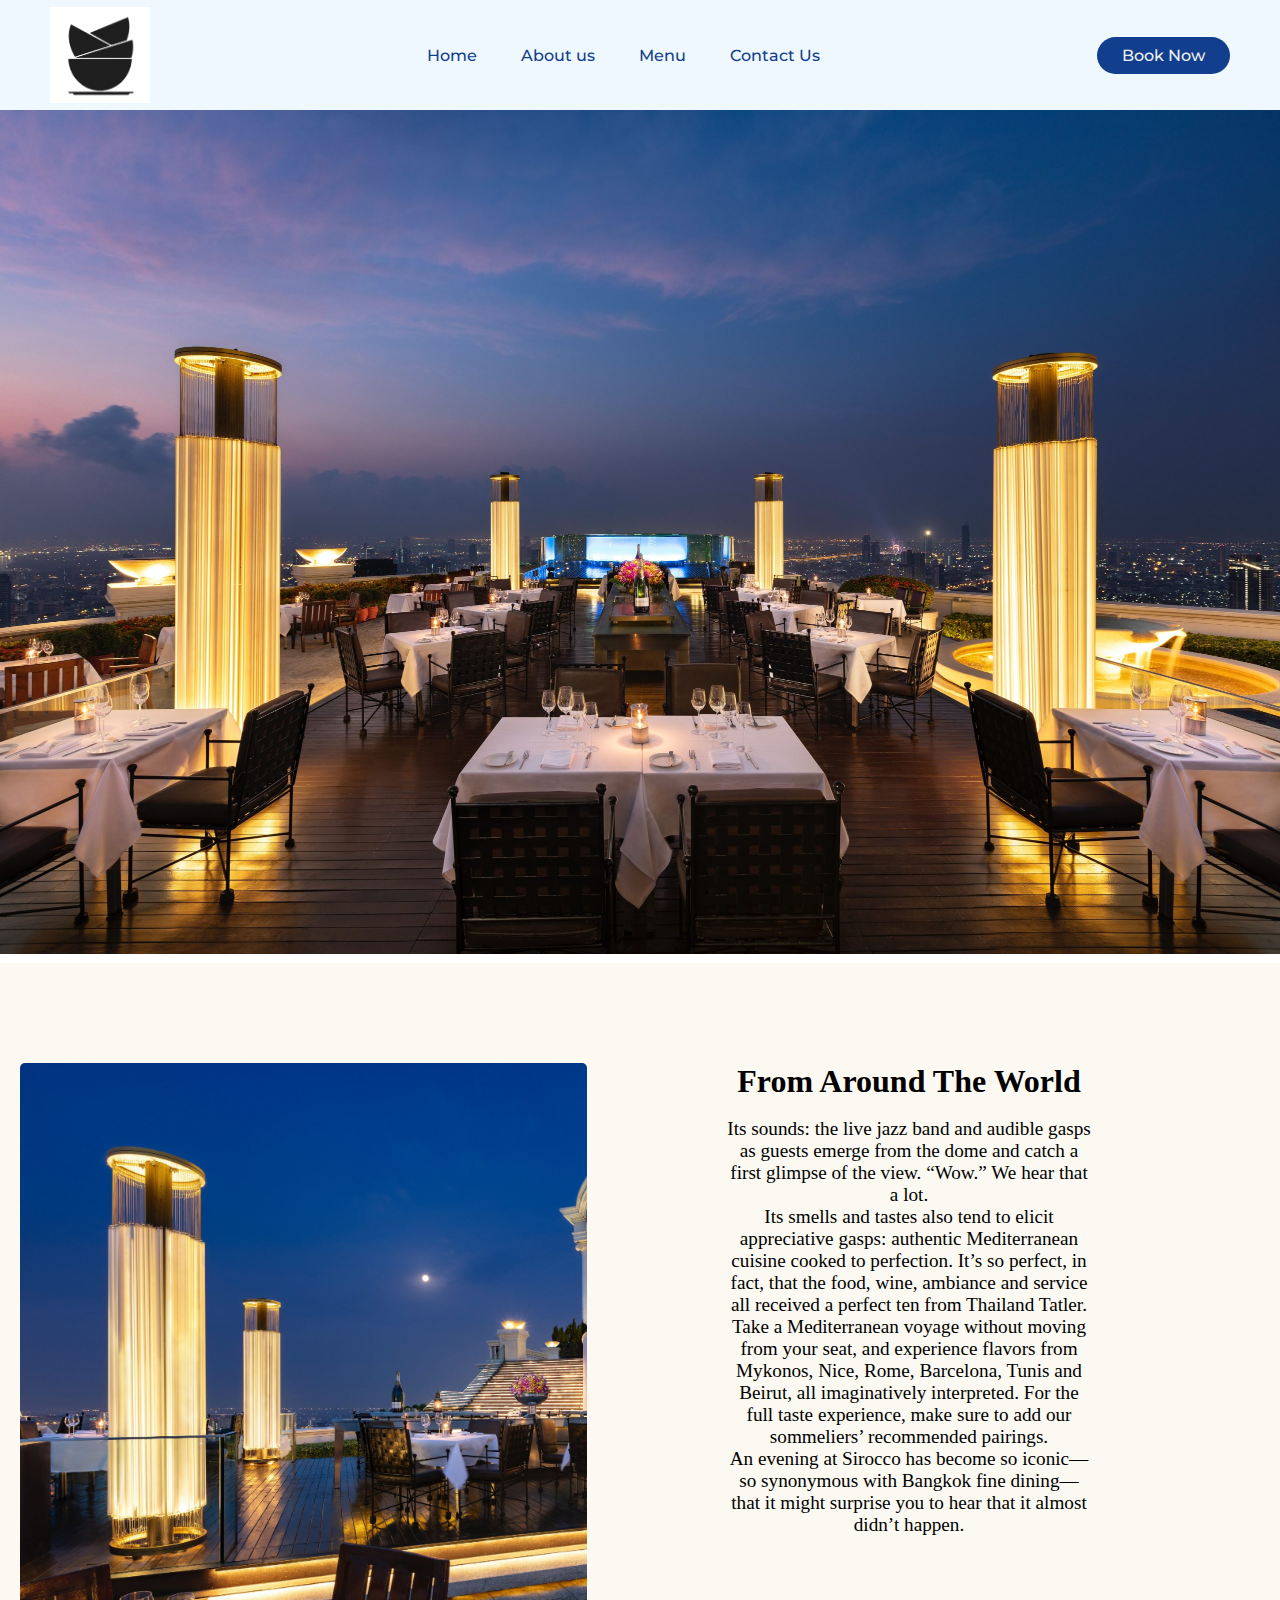
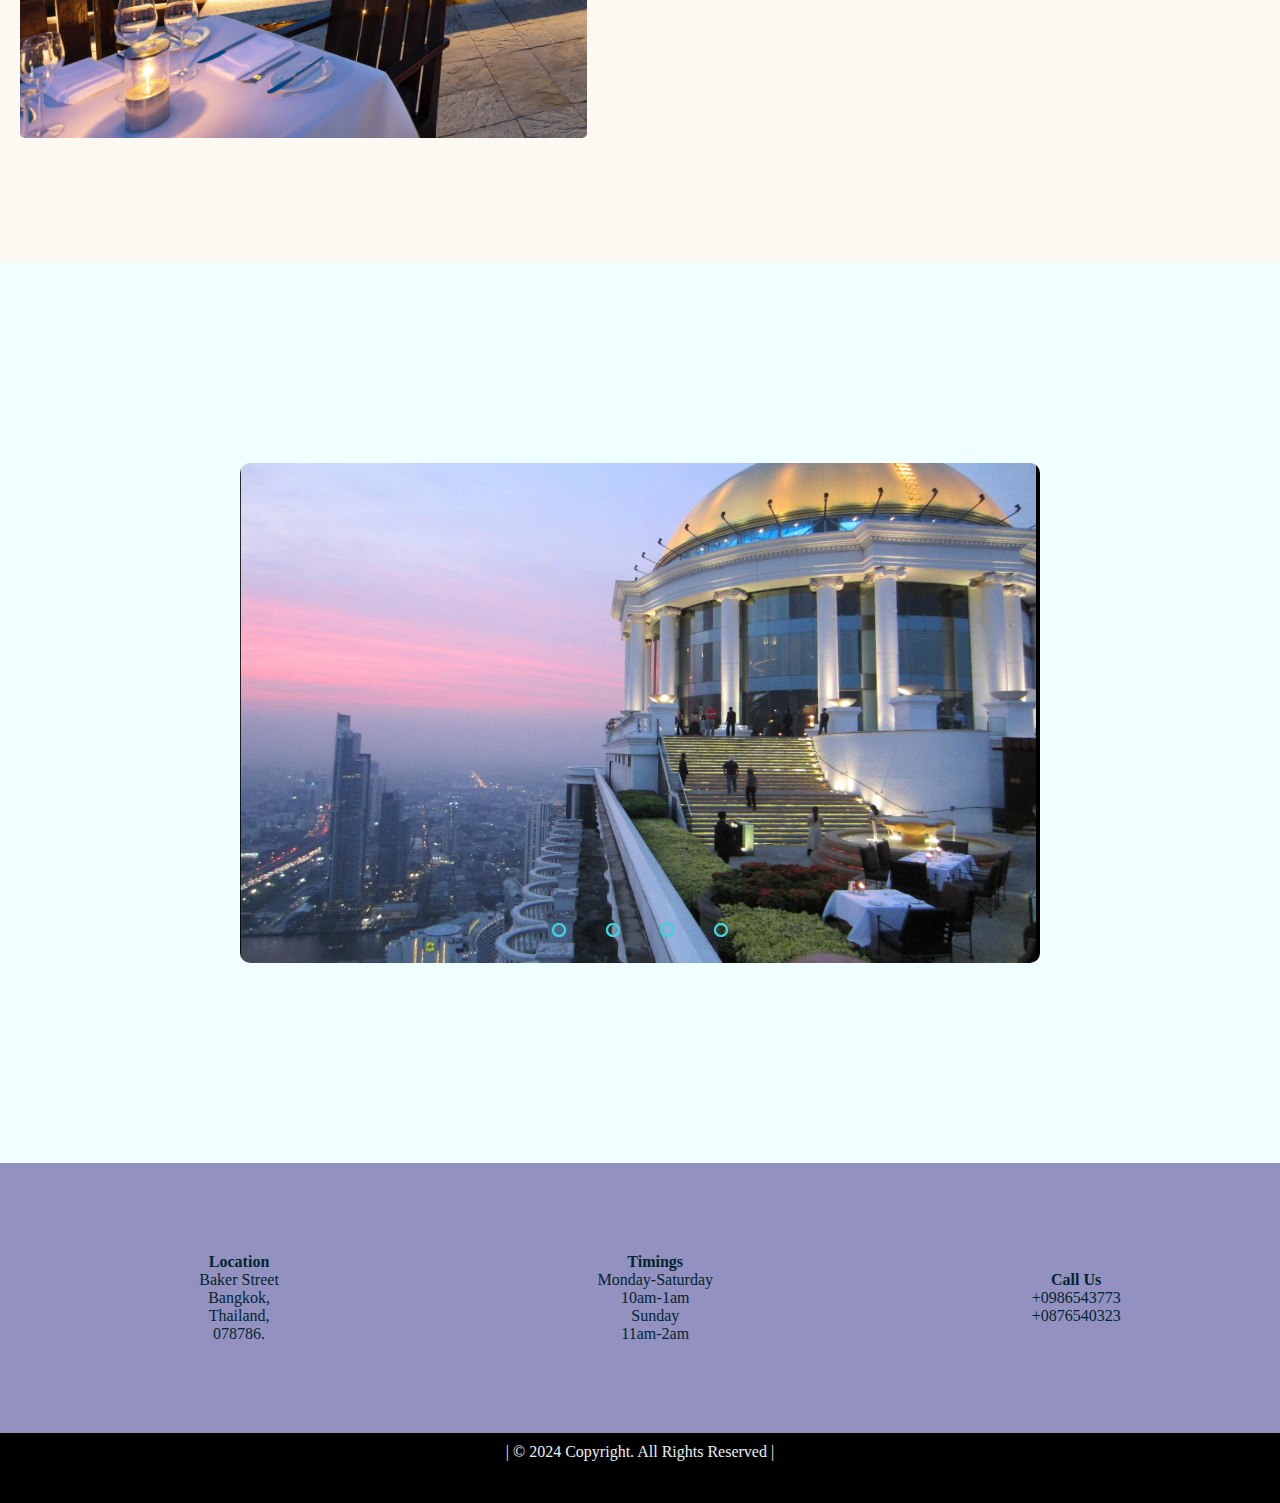
<file: index.html>
<!DOCTYPE html>
<html lang="en">
<head>
    <meta charset="UTF-8">
    <meta name="viewport" content="width=device-width, initial-scale=1.0">
    <title>Resturant </title>
    <link rel="stylesheet" href="https://cdnjs.cloudflare.com/ajax/libs/font-awesome/6.5.1/css/all.min.css" integrity="sha512-DTOQO9RWCH3ppGqcWaEA1BIZOC6xxalwEsw9c2QQeAIftl+Vegovlnee1c9QX4TctnWMn13TZye+giMm8e2LwA==" crossorigin="anonymous" referrerpolicy="no-referrer" />
    <link rel="stylesheet" href="rest/style.css">
    <link href="https://cdn.jsdelivr.net/npm/bootstrap@5.3.2/dist/css/bootstrap.min.css" rel="stylesheet" integrity="sha384-T3c6CoIi6uLrA9TneNEoa7RxnatzjcDSCmG1MXxSR1GAsXEV/Dwwykc2MPK8M2HN" crossorigin="anonymous">
</head>
<body>
   <div class="header">
    <img class="logo" src="rest/images/logo.png" alt="logo">  
    <nav>
        <ul class="nav-links">
            <li><a href="#">Home</a></li>
            <li><a href="#about">About us</a></li>
            <li><a href="rest/chef-special.html">Menu</a></li>
            <li><a href="#c4">Contact Us</a></li>
        </ul>
    </nav>
    <a class="nav-btn" href="rest/booking.html"><button>Book Now</button></a>  
   </div>


  <img class="main" src="rest/images/main.jpg" alt="main">

<div class="hero" id="about">
   <div id="c2" class="about-image"></div>
   <div class="about-text" >
    <h1>From Around The World</h1><br>
    <p>Its sounds: the live jazz band and audible gasps as guests emerge from the dome and catch a first glimpse of the view. “Wow.” We hear that a lot.</p>
    <p>Its smells and tastes also tend to elicit appreciative gasps: authentic Mediterranean cuisine cooked to perfection. It’s so perfect, in fact, that the food, wine, ambiance and service all received a perfect ten from Thailand Tatler.</p>
    <p>Take a Mediterranean voyage without moving from your seat, and experience flavors from Mykonos, Nice, Rome, Barcelona, Tunis and Beirut, all imaginatively interpreted. For the full taste experience, make sure to add our sommeliers’ recommended pairings.</p>
    <p>An evening at Sirocco has become so iconic—so synonymous with Bangkok fine dining—that it might surprise you to hear that it almost didn’t happen.</p>
   </div>
</div>

<div class="container">
    <!--image slider start-->
    <div class="slider">
      <div class="slides">
        <!--radio buttons start-->
        <input type="radio" name="radio-btn" id="radio1">
        <input type="radio" name="radio-btn" id="radio2">
        <input type="radio" name="radio-btn" id="radio3">
        <input type="radio" name="radio-btn" id="radio4">
        <!--radio buttons end-->
        <!--slide images start-->
        <div class="slide first">
          <img src="rest/images/g1.png" alt="">
        </div>
        <div class="slide">
          <img src="rest/images/g2.png" alt="">
        </div>
        <div class="slide">
          <img src="rest/images/g3.png" alt="">
        </div>
        <div class="slide">
          <img src="rest/images/low.jpg" alt="">
        </div>
        <!--slide images end-->
        <!--automatic navigation start-->
        <div class="navigation-auto">
          <div class="auto-btn1"></div>
          <div class="auto-btn2"></div>
          <div class="auto-btn3"></div>
          <div class="auto-btn4"></div>
        </div>
        <!--automatic navigation end-->
      </div>
      <!--manual navigation start-->
      <div class="navigation-manual">
        <label for="radio1" class="manual-btn"></label>
        <label for="radio2" class="manual-btn"></label>
        <label for="radio3" class="manual-btn"></label>
        <label for="radio4" class="manual-btn"></label>
      </div>
      <!--manual navigation end-->
    </div>
    <!--image slider end-->
    <script type="text/javascript">
      var counter = 1;
      setInterval(function(){
        document.getElementById('radio' + counter).checked = true;
        counter++;
        if(counter > 4){
          counter = 1;
        }
      }, 5000);
      </script>
</div>

<div id="c4" class="details">
  <div class="location">
    <div class="content">
      <h4>Location</h4>
      <p>Baker Street<br>
      Bangkok,<br>
      Thailand,<br>
      078786.</p>
    </div>
  </div>
  <div class="time">
    <div class="content">
      <h4>Timings</h4>
      <p>Monday-Saturday<br>
      10am-1am<br>
      Sunday<br>
      11am-2am</p>
    </div>
  </div>

  <div class="call">
    <div class="content">
      <h4>Call Us</h4>
      <p></i>+0986543773<br>
        +0876540323</p>
    </div>
  </div>

</div>
<div  class="connect">
  <p>| © 2024 Copyright. All Rights Reserved |</p>
  <div class="icons">
    <i class="fa-brands fa-instagram"></i>
    <i class="fa-brands fa-x-twitter"></i>
    <i class="fa-brands fa-youtube"></i>
    <i class="fa-solid fa-envelope"></i>
  </div>
</div>
<script src="https://cdn.jsdelivr.net/npm/bootstrap@5.3.2/dist/js/bootstrap.bundle.min.js" integrity="sha384-C6RzsynM9kWDrMNeT87bh95OGNyZPhcTNXj1NW7RuBCsyN/o0jlpcV8Qyq46cDfL" crossorigin="anonymous"></script> 

</body>
</html>
</file>
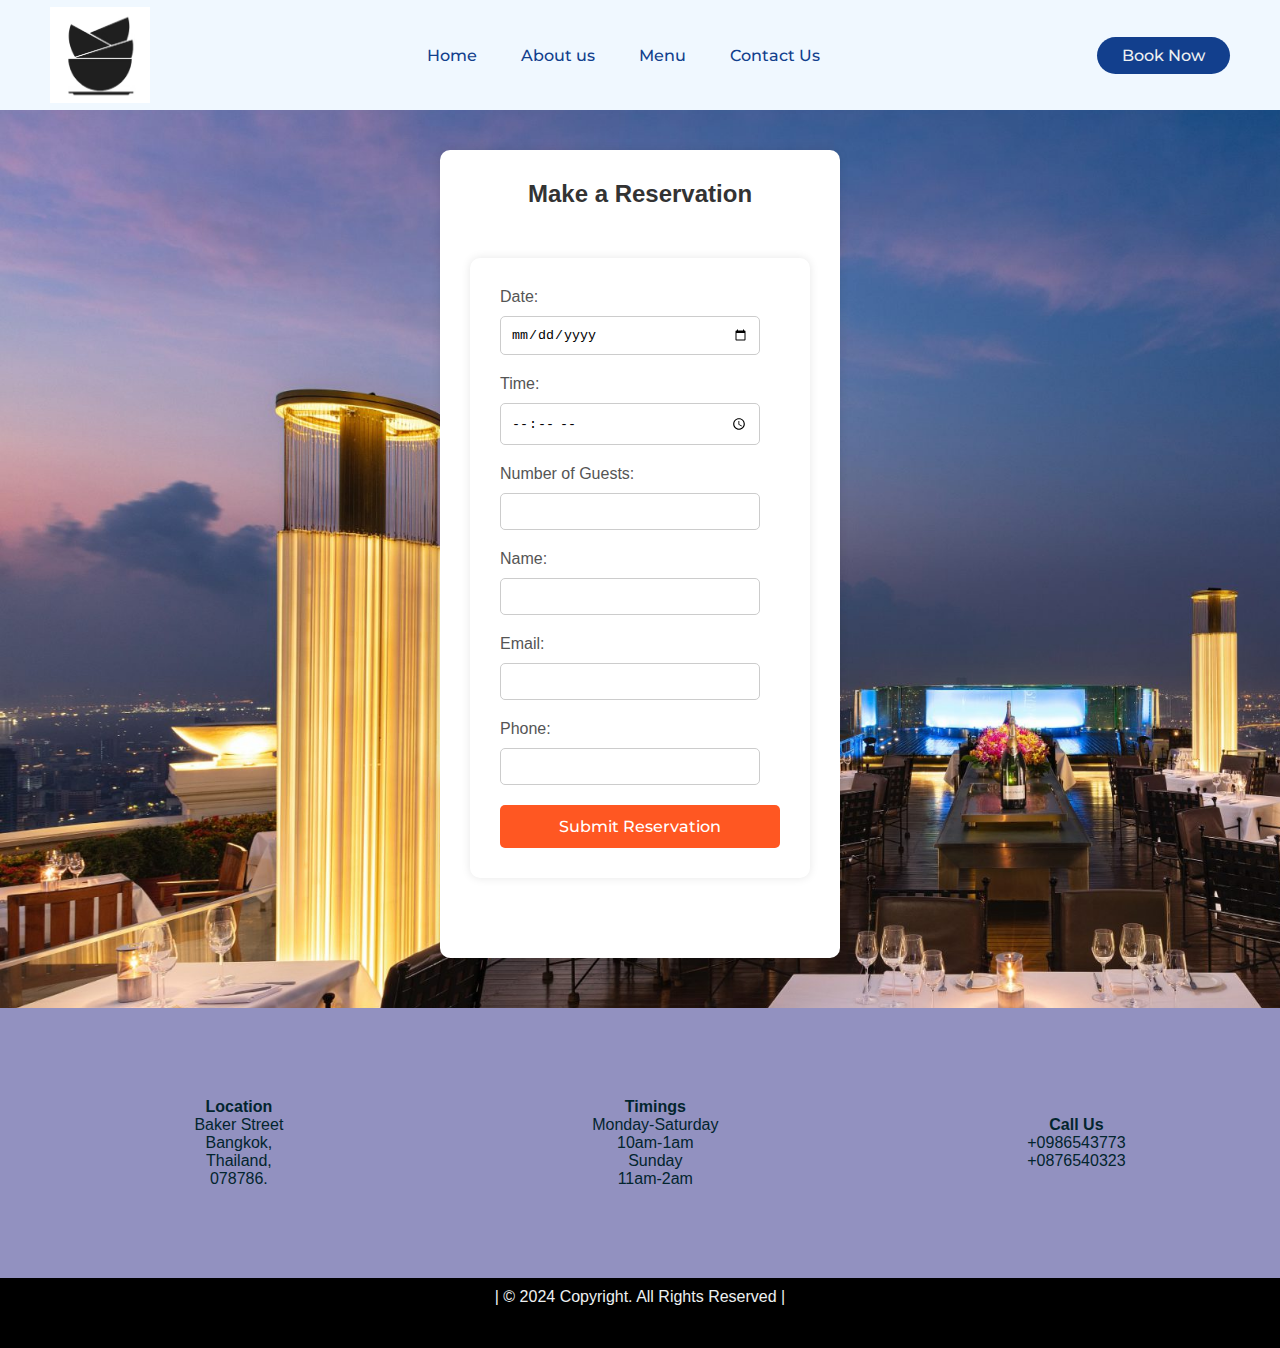
<file: rest/booking.html>
<!DOCTYPE html>
<html lang="en">
<head>
<meta charset="UTF-8">
<meta name="viewport" content="width=device-width, initial-scale=1.0">
<link rel="stylesheet" href="https://cdnjs.cloudflare.com/ajax/libs/font-awesome/6.5.1/css/all.min.css" integrity="sha512-DTOQO9RWCH3ppGqcWaEA1BIZOC6xxalwEsw9c2QQeAIftl+Vegovlnee1c9QX4TctnWMn13TZye+giMm8e2LwA==" crossorigin="anonymous" referrerpolicy="no-referrer" />
<link rel="stylesheet" href="./style.css">
<link href="https://cdn.jsdelivr.net/npm/bootstrap@5.3.2/dist/css/bootstrap.min.css" rel="stylesheet" integrity="sha384-T3c6CoIi6uLrA9TneNEoa7RxnatzjcDSCmG1MXxSR1GAsXEV/Dwwykc2MPK8M2HN" crossorigin="anonymous">
<title>Reservation Page</title>
</head>
<body>
    <div class="header">
        <img class="logo" src="images/logo.png" alt="logo">  
        <nav>
            <ul class="nav-links">
                <li><a href="../index.html">Home</a></li>
                <li><a href="../index.html">About us</a></li>
                <li><a href="chef-special.html">Menu</a></li>
                <li><a href="#c4">Contact Us</a></li>
            </ul>
        </nav>
        <a class="nav-btn" href="#"><button>Book Now</button></a>  
    </div>
    <div class="booking-container">
        <div id="reservation-form">
            <h2>Make a Reservation</h2>
            <form id="reservation-form">
                <label for="date">Date:</label>
                <input type="date" id="date" name="date" required>

                <label for="time">Time:</label>
                <input type="time" id="time" name="time" required>

                <label for="guests">Number of Guests:</label>
                <input type="number" id="guests" name="guests" min="1" required>

                <label for="name">Name:</label>
                <input type="text" id="name" name="name" required>

                <label for="email">Email:</label>
                <input type="email" id="email" name="email" required>

                <label for="phone">Phone:</label>
                <input type="tel" id="phone" name="phone" required>

                <button type="submit">Submit Reservation</button>
            </form>
        </div>
        <div id="c4" class="details">
            <div class="location">
              <div class="content">
                <h4>Location</h4>
                <p>Baker Street<br>
                Bangkok,<br>
                Thailand,<br>
                078786.</p>
              </div>
            </div>
            <div class="time">
              <div class="content">
                <h4>Timings</h4>
                <p>Monday-Saturday<br>
                10am-1am<br>
                Sunday<br>
                11am-2am</p>
              </div>
            </div>
          
            <div class="call">
              <div class="content">
                <h4>Call Us</h4>
                <p></i>+0986543773<br>
                  +0876540323</p>
              </div>
            </div>
          
          </div>
          <div  class="connect">
            <p>| © 2024 Copyright. All Rights Reserved |</p>
            <div class="icons">
              <i class="fa-brands fa-instagram"></i>
              <i class="fa-brands fa-x-twitter"></i>
              <i class="fa-brands fa-youtube"></i>
              <i class="fa-solid fa-envelope"></i>
            </div>
          </div>
    
    </div>
    <script src="https://cdn.jsdelivr.net/npm/bootstrap@5.3.2/dist/js/bootstrap.bundle.min.js" integrity="sha384-C6RzsynM9kWDrMNeT87bh95OGNyZPhcTNXj1NW7RuBCsyN/o0jlpcV8Qyq46cDfL" crossorigin="anonymous"></script> 
</body>
</html>
</file>
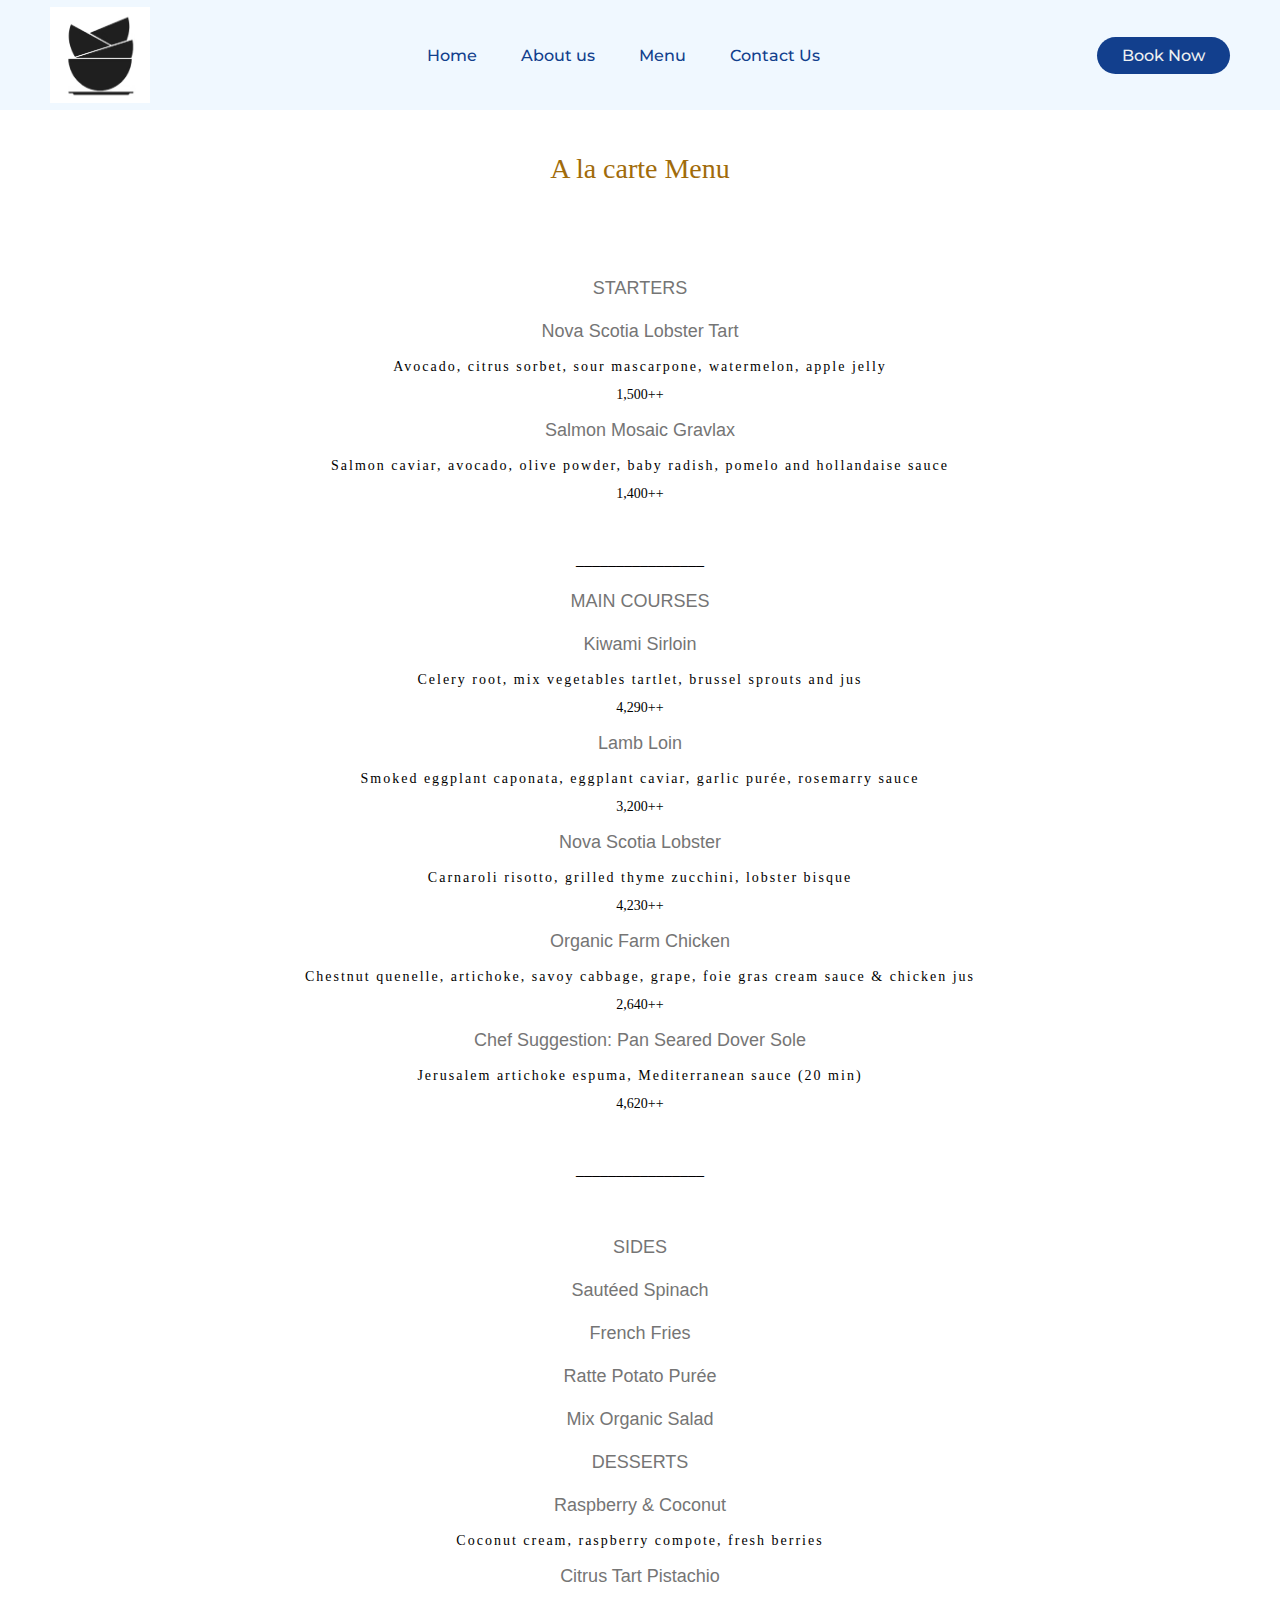
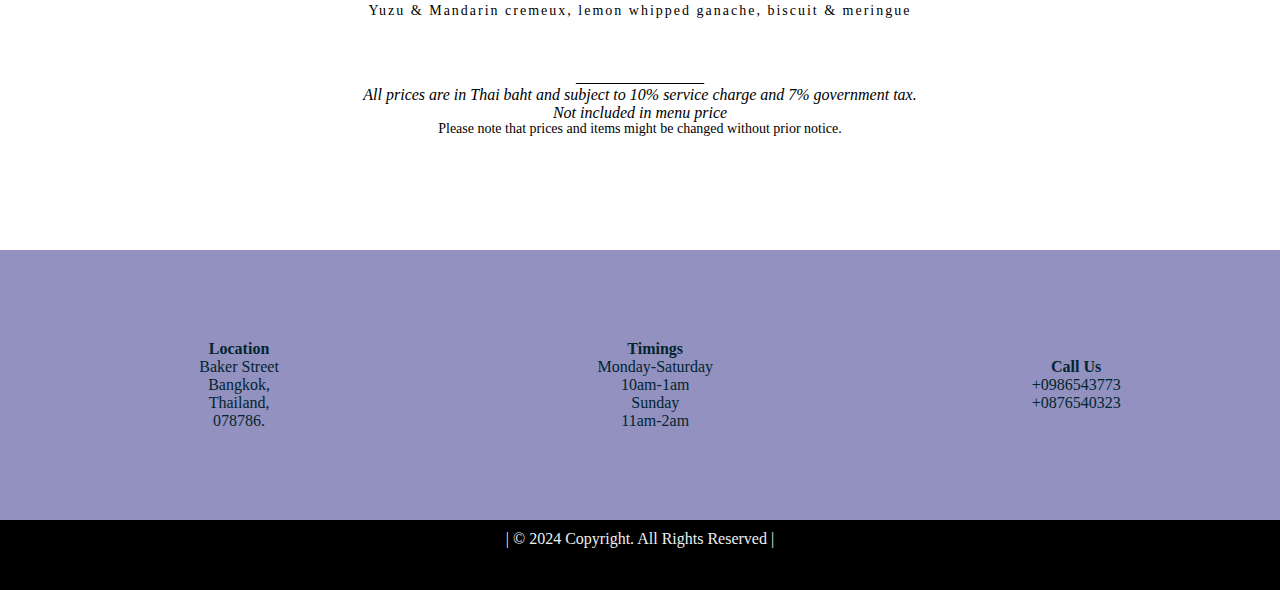
<file: rest/chef-special.html>
<!DOCTYPE html>
<html lang="en">
<head>
    <meta charset="UTF-8">
    <meta name="viewport" content="width=device-width, initial-scale=1.0">
    <link rel="stylesheet" href="https://cdnjs.cloudflare.com/ajax/libs/font-awesome/6.5.1/css/all.min.css" integrity="sha512-DTOQO9RWCH3ppGqcWaEA1BIZOC6xxalwEsw9c2QQeAIftl+Vegovlnee1c9QX4TctnWMn13TZye+giMm8e2LwA==" crossorigin="anonymous" referrerpolicy="no-referrer" />
    <link rel="stylesheet" href="./style.css">
    <link href="https://cdn.jsdelivr.net/npm/bootstrap@5.3.2/dist/css/bootstrap.min.css" rel="stylesheet" integrity="sha384-T3c6CoIi6uLrA9TneNEoa7RxnatzjcDSCmG1MXxSR1GAsXEV/Dwwykc2MPK8M2HN" crossorigin="anonymous">
    <title>Chef Special Menu</title>
</head>
<body>
    <div class="header">
        <img class="logo" src="images/logo.png" alt="logo">  
        <nav>
            <ul class="nav-links">
                <li><a href="../index.html">Home</a></li>
                <li><a href="../index.html">About us</a></li>
                <li><a href="chef-special.html">Menu</a></li>
                <li><a href="#c4">Contact Us</a></li>
            </ul>
        </nav>
        <a class="nav-btn" href="booking.html"><button>Book Now</button></a>  
    </div> 

    <div class="menu">
        <h2 class="h3">A la carte Menu</h2><br><br>
        <dl class="food-menu">
            <dt>
                STARTERS<br>
            </dt>
            <dt>
            Nova Scotia Lobster Tart
            </dt>
            <dd>
                <span class="line-3">Avocado, citrus sorbet, sour mascarpone, watermelon, apple jelly</span>
                <span class="line-1">1,500++</span>
            </dd>
            <dt>
            Salmon Mosaic Gravlax
            </dt>
            <dd>
                <span class="line-3">Salmon caviar, avocado, olive powder, baby radish, pomelo and hollandaise sauce</span>
                <span class="line-1">1,400++</span>
            </dd>

            <dd>
                <em class="line-2"><span style="color: #A16B0A;"></span><br><br>________________</em><br><br>
            </dd>

            <dt>
                MAIN COURSES<br>
            </dt>


            <dt>
            Kiwami Sirloin
            </dt>

            <dd>
                <span class="line-3">Celery root, mix vegetables tartlet, brussel sprouts and  jus</span>
                <span class="line-1">4,290++</span>
            </dd>

            <dt>
            Lamb Loin
            </dt>

            <dd>
                <span class="line-3">Smoked eggplant caponata, eggplant caviar, garlic purée, rosemarry sauce</span>
                <span class="line-1">3,200++</span>
            </dd>

            <dt>
            Nova Scotia Lobster
            </dt>
            <dd>
                <span class="line-3">Carnaroli risotto, grilled thyme zucchini, lobster bisque</span>
                <span class="line-1">4,230++</span>
            </dd>

            <dt>
            Organic Farm Chicken
            </dt>
            <dd>
                <span class="line-3">Chestnut quenelle, artichoke, savoy cabbage, grape, foie gras cream sauce &amp; chicken jus</span>
                <span class="line-1">2,640++</span>
            </dd>

            <dt>
            Chef Suggestion: Pan Seared Dover Sole
            </dt>
            <dd>
                <span class="line-3">Jerusalem artichoke espuma, Mediterranean sauce (20 min)</span>
                <span class="line-1">4,620++</span>
                <em class="line-2"><span style="color: #A16B0A;"></span><br><br>________________</em>
            </dd>
            <br><br><br>
            <dt>
            SIDES<br>
            </dt>


            <dt>
            Sautéed Spinach
            </dt>

            <dt>
            French Fries
            </dt>

            <dt>
            Ratte Potato Purée
            </dt>

            <dt>
            Mix Organic Salad
            </dt>

            <dd>
                <em class="line-2"></em>
            </dd>

            <dt>
            DESSERTS<br>
            </dt>

            <dt>
            Raspberry &amp; Coconut
            </dt>

            <dd>
                <span class="line-3">Coconut cream, raspberry compote, fresh berries</span>
            </dd>


            <dt>
            Citrus Tart Pistachio
            </dt>

            <dd>
                <span class="line-3">Yuzu &amp; Mandarin cremeux, lemon whipped ganache,  biscuit &amp; meringue</span>
            </dd>
            <dd>
                <em class="line-2"></em>
            </dd>
            <dd>
                <em class="line-2"><span style="color: #A16B0A;"></span><br><br>________________</em>
            </dd>


            <dd>
                <em class="line-2">All prices are in Thai baht and subject to 10% service charge and 7% government tax.  <br>Not included in menu price</em>
            </dd>


            <dd>
                <span class="line-1">Please note that prices and items might be changed without prior notice.</span>

            </dd>

            </dl>
    </div>

    <div id="c4" class="details">
            <div class="location">
            <div class="content">
                <h4>Location</h4>
                <p>Baker Street<br>
                Bangkok,<br>
                Thailand,<br>
                078786.</p>
            </div>
            </div>
            <div class="time">
            <div class="content">
                <h4>Timings</h4>
                <p>Monday-Saturday<br>
                10am-1am<br>
                Sunday<br>
                11am-2am</p>
            </div>
            </div>
        
            <div class="call">
            <div class="content">
                <h4>Call Us</h4>
                <p></i>+0986543773<br>
                +0876540323</p>
            </div>
            </div>
        
    </div>

    <div  class="connect">
            <p>| © 2024 Copyright. All Rights Reserved |</p>
            <div class="icons">
            <i class="fa-brands fa-instagram"></i>
            <i class="fa-brands fa-x-twitter"></i>
            <i class="fa-brands fa-youtube"></i>
            <i class="fa-solid fa-envelope"></i>
            </div>
    </div>
    <script src="https://cdn.jsdelivr.net/npm/bootstrap@5.3.2/dist/js/bootstrap.bundle.min.js" integrity="sha384-C6RzsynM9kWDrMNeT87bh95OGNyZPhcTNXj1NW7RuBCsyN/o0jlpcV8Qyq46cDfL" crossorigin="anonymous"></script> 
   
</body>
</html>
</file>
<file: rest/style.css>
@import url('https://fonts.googleapis.com/css2?family=Montserrat:wght@500&display=swap');

*{
    margin: 0;
    padding: 0;
    box-sizing: border-box;
}

li,a, button{
    font-family: "Montserrat" , sans-serif;
    font-weight: 500;
    font-size: 16px;
    color: #edf0f1;
    text-decoration: none;

}
.header{
    display: flex;
    justify-content: space-between;
    align-items: center;
    padding: 30px , 10px;
    background-color:aliceblue;
    overflow: hidden;
    position: fixed;
    top: 0;
    width: 100%;
    z-index: 1000;

}

.logo{
    padding-left: 50px;
    padding-top: 7px;
    padding-bottom: 7px;
    cursor: pointer;
    height: 110px;
    width: 150px;
}
.nav-links{
    list-style: none;
    
}
.nav-links li{
    display: inline-block;
    padding: 0px 20px;
}
.nav-links li a{
    transition: all 0.3s ease 0s;
    text-decoration: none;
    color: rgb(18, 63, 141);
}
.nav-links li a:hover{
    color:  #03252e;
}
button{
    padding: 9px 25px;
    background-color:  rgb(18, 63, 141);
    border: none;
    cursor: pointer;
    border-radius: 50px;
    transition: all 0.2s ease 0s;
}
button:hover{
    background-color: #03252e
}
.nav-btn{
    padding-right: 50px;
    border-radius: 50px;
}
.click:hover{
    text-decoration: underline;
    cursor: pointer;
}

.main{
    width: 100%;
    padding-top: 100px;
}
.hero{
    background-color: #FBF9F1;
    padding-left: 20px;
    padding-top: 100px;
    margin-top: 5px;
    width: 100%;
    height: 100vh; 
    display: flex;
    overflow:auto;
}
.about-image{
    height:75vh;
    border-radius: 5px;
    width: 45%;
    background-image: url(./images/side.jpg);
    background-size: cover;
}
.about-text{
    width: 40%;
    padding-left: 140px;
}
.about-text p{
    color: black;
    text-align: center;
    font-family: 'Lora', serif;
    font-size: 1.2rem;
}
.about-text h1{
    font-size: 2rem;
    color: black;
    text-align: center;
}
.container{
    height: 100vh;
    display: flex;
    justify-content: center;
    align-items: center;
    background-color: azure;
    
}
.slider{
    width: 800px;
    height: 500px;
    border-radius: 10px;
    overflow: hidden;
  }
  
  .slides{
    width: 500%;
    height: 500px;
    display: flex;
  }
  
  .slides input{
    display: none;
  }
  
  .slide{
    width: 20%;
    transition: 2s;
  }
  
  .slide img{
    width: 800px;
    height: 500px;
  }
  
  /*css for manual slide navigation*/
  
  .navigation-manual{
    position: absolute;
    width: 800px;
    margin-top: -40px;
    display: flex;
    justify-content: center;
  }
  
  .manual-btn{
    border: 2px solid #40D3DC;
    padding: 5px;
    border-radius: 10px;
    cursor: pointer;
    transition: 1s;
  }
  
  .manual-btn:not(:last-child){
    margin-right: 40px;
  }
  
  .manual-btn:hover{
    background: #40D3DC;
  }
  
  #radio1:checked ~ .first{
    margin-left: 0;
  }
  
  #radio2:checked ~ .first{
    margin-left: -20%;
  }
  
  #radio3:checked ~ .first{
    margin-left: -40%;
  }
  
  #radio4:checked ~ .first{
    margin-left: -60%;
  }
  
  /*css for automatic navigation*/
  
  .navigation-auto{
    position: absolute;
    display: flex;
    width: 800px;
    justify-content: center;
    margin-top: 460px;
  }
  
  .navigation-auto div{
    border: 2px solid #40D3DC;
    padding: 5px;
    border-radius: 10px;
    transition: 1s;
  }
  
  .navigation-auto div:not(:last-child){
    margin-right: 40px;
  }
  
  #radio1:checked ~ .navigation-auto .auto-btn1{
    background: #40D3DC;
  }
  
  #radio2:checked ~ .navigation-auto .auto-btn2{
    background: #40D3DC;
  }
  
  #radio3:checked ~ .navigation-auto .auto-btn3{
    background: #40D3DC;
  }
  
  #radio4:checked ~ .navigation-auto .auto-btn4{
    background: #40D3DC;
  }

.details{
    height: 30vh;
    background-color: rgb(146, 145, 192);
    display: flex;
    justify-content: space-around;
    align-items: center;
    color: #03252e;
  }
.location{
   display: block;
   padding-left: 40px;
}

.connect{
    height: 70px;
    background-color: rgb(0, 0, 0);
    color: #edf0f1;

}

.connect p{
    padding-top: 10px;
    text-align: center;
    
    
}
.icons{
    display: flex;
    gap: 20px;
    padding-left: 44%;
    padding-bottom: 5px;
}
.content{
    text-align: center;
    color: #03252e;
}

/*this was home page css*/

.select-container{
  color: black;
}


menu{
  line-height: 1.15;
  -webkit-text-size-adjust: 100%;
  font-size: 100%;
  font-family: "Sweet Sans Light",Helvetica,Arial,sans-serif;
  font-weight: 300;
  text-align: center;
  box-sizing: inherit;
  margin: 0;
  padding: 0;
  padding-top: .9375rem;
}
dl.food-menu dd span {
  display: block;
  font-size: .875rem;
  line-height: .875rem;
  margin-bottom: 0.875rem;
}
dl.food-menu dd span.line-3 {
  font-family: TiemposFineWeb-Light,Georgia,Times,"Times New Roman",serif;
  letter-spacing: 2px;
}
  
dl.food-menu dt {
  font-weight: 500;
  font-size: 1.125rem!important;
  line-height: 1.61!important;
  text-transform: none!important;
  color: #757575;
  margin-bottom: 0.875rem;
}
dl dt {
  padding: 0;
  margin: 0 0 0.25rem 0;
  font-family: "Sweet Sans Medium",Helvetica,Arial,sans-serif;
}
.menu{
  padding-top: 150px;
  padding-bottom: 100px;
  text-align: center;
}
.menu food-menu{
  color: #757575;
}
.menu h2{
  -webkit-text-size-adjust: 100%;
  text-align: center;
  box-sizing: inherit;
  font-weight: 400;
  font-family: TiemposFineWeb-Light,Georgia,Times,"Times New Roman",serif;
  font-size: 1.75rem;
  line-height: 2.375rem;
  letter-spacing: 0;
  color: #a16b0a;
  padding: 0 0 .9375rem 0;
  margin: 0 0 2.5rem 0;
  position: relative;
  margin-bottom: 1.375rem;
  padding-bottom: 1.75rem;
}

.booking-container {
  font-family: Arial, sans-serif;
  background-color: #f2f2f2;    margin: 0;
  padding-top: 100px;
  background-image: url('images/main.jpg');
  background-repeat: no-repeat;
  background-size: cover;

}

#reservation-form {
    max-width: 400px;
    margin: 50px auto;
    padding: 30px;
    background-color: #fff;
    border-radius: 10px;
    box-shadow: 0px 0px 10px rgba(0, 0, 0, 0.1);
}

#reservation-form h2 {
    margin-top: 0;
    color: #333;
    text-align: center;
}

#reservation-form label {
    display: block;
    margin-bottom: 10px;
    color: #555;
}

#reservation-form input[type="text"],
#reservation-form input[type="email"],
#reservation-form input[type="tel"],
#reservation-form input[type="date"],
#reservation-form input[type="time"],
#reservation-form input[type="number"] {
    width: calc(100% - 20px);
    padding: 10px;
    margin-bottom: 20px;
    border: 1px solid #ccc;
    border-radius: 5px;
}

#reservation-form button {
    width: 100%;
    padding: 12px;
    background-color: #ff5722;
    color: #fff;
    border: none;
    border-radius: 5px;
    cursor: pointer;
    font-size: 16px;
    transition: background-color 0.3s;
}

#reservation-form button:hover {
    background-color: #e64a19;
}
</file>
